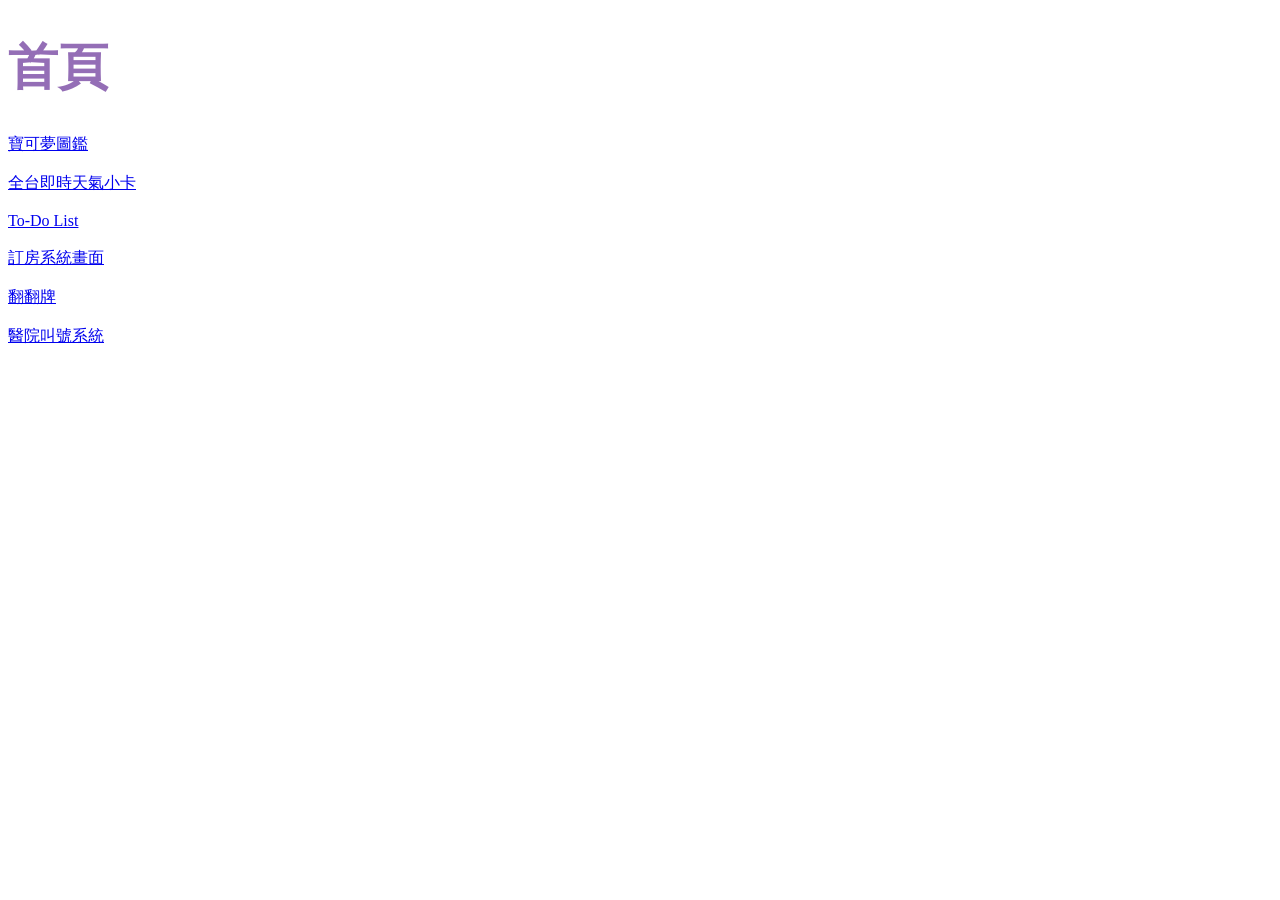
<file: index.html>
<!DOCTYPE html>
<html lang="zh-Hant">

<head>
    <meta charset="UTF-8">
    <title>首頁</title>
</head>

<body>
    <h1 style="font-size:50px;color:rgb(148, 110, 182);">
        首頁
    </h1>
    <a href="寶可夢圖鑑.html">寶可夢圖鑑</a>
    <br><br>
    <a href="全台即時天氣小卡.html">全台即時天氣小卡</a>
    <br><br>
    <a href="To-Do-List.html">To-Do List</a>
    <br><br>
    <a href="訂房系統畫面/訂房系統畫面.html">訂房系統畫面</a>
    <br><br>
    <a href="/翻翻牌/翻翻牌.html">翻翻牌</a>
    <br><br>
    <a href="/醫院叫號系統/醫院叫號系統.html">醫院叫號系統</a>
</body>

</html>
</file>
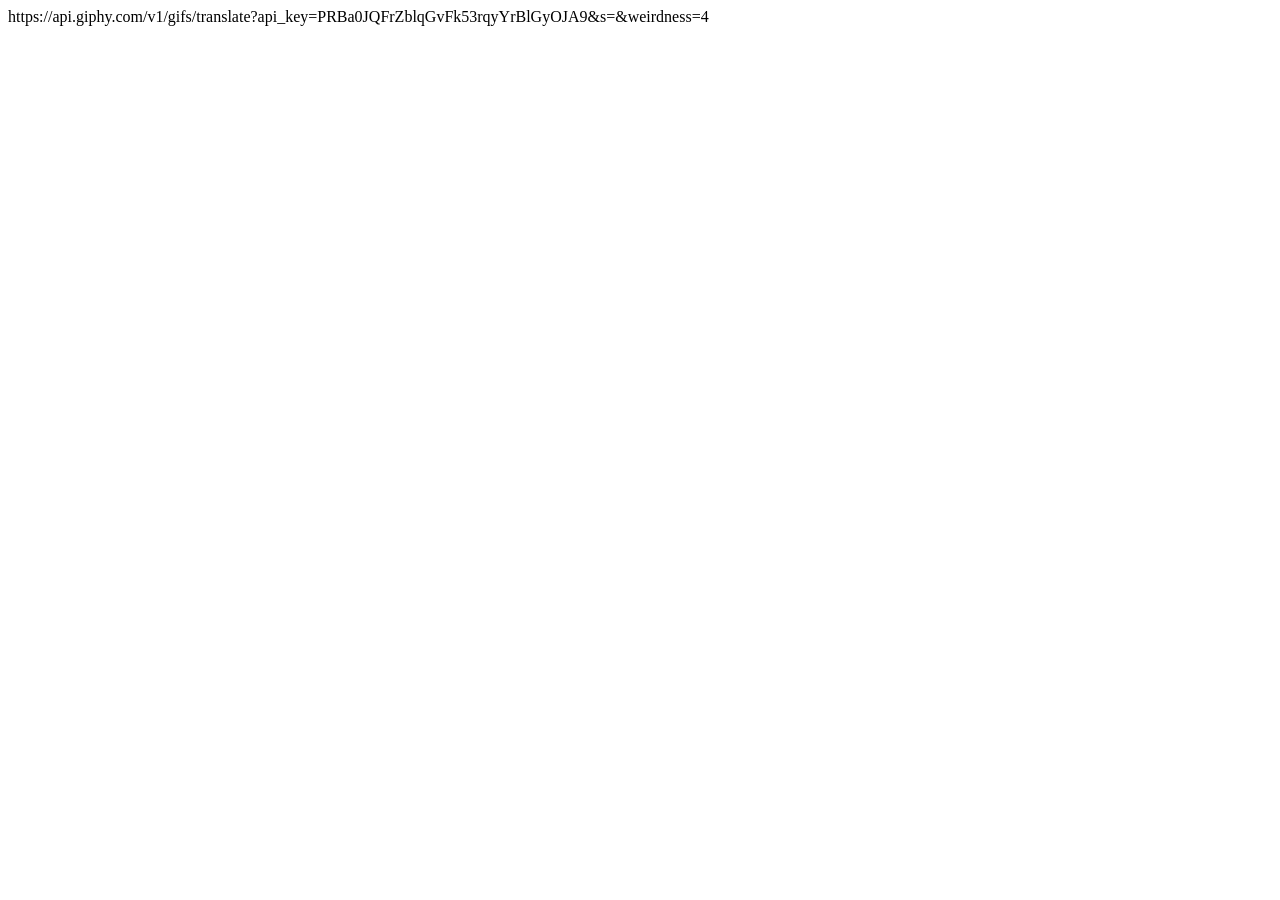
<file: api.html>
<!DOCTYPE html>
<html lang="en">
<head>
    <meta charset="UTF-8">
    <meta name="viewport" content="width=device-width, initial-scale=1.0">
    <title>Document</title>
</head>
https://api.giphy.com/v1/gifs/translate?api_key=PRBa0JQFrZblqGvFk53rqyYrBlGyOJA9&s=&weirdness=4



<body>
    
</body>
</html>
</file>
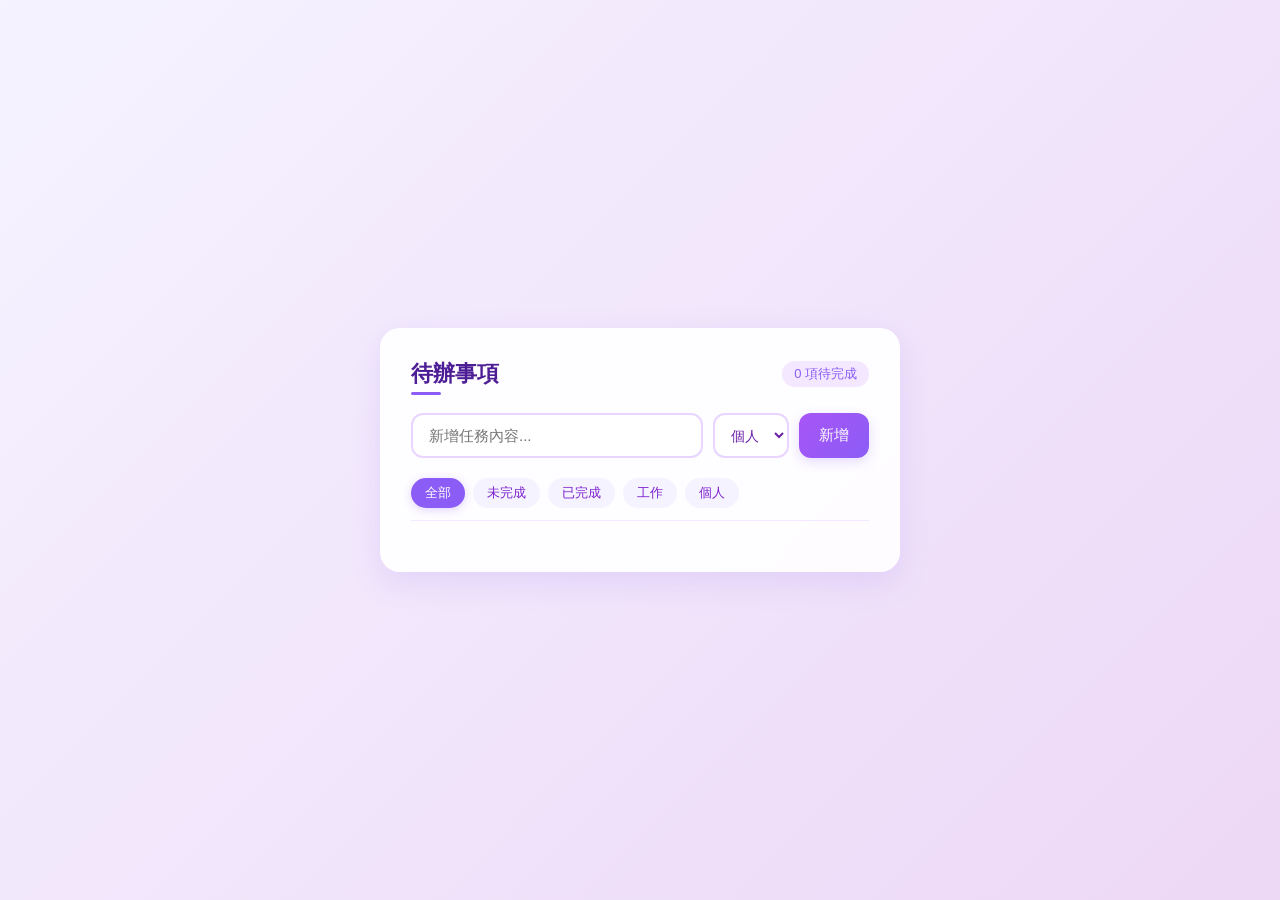
<file: To-Do-List.html>
<!DOCTYPE html>
<html lang="zh-TW">
    <head>
    <meta charset="UTF-8">
    <meta name="viewport" content="width=device-width, initial-scale=1.0">
    <title>99-ToDoList</title>
    <style>
        :root {
            --bg-gradient: linear-gradient(135deg, #f5f3ff 0%, #edd8f6 100%);
            --card-bg: rgba(255, 255, 255, 0.9);
            --primary-color: #8b5cf6;
            --primary-hover: #7c3aed;
            --text-main: #4c1d95;
            --text-muted: #9333ea;
            --tag-work-bg: #e0e7ff;
            --tag-work-text: #4f46e5;
            --tag-personal-bg: #fae8ff;
            --tag-personal-text: #8f4b9a;
        }

        * {
            box-sizing: border-box;
            margin: 0;
            padding: 0;
            font-family: 'PingFang TC', 'Microsoft JhengHei', sans-serif;
        }

        body {
            background: var(--bg-gradient);
            min-height: 100vh;
            display: flex;
            justify-content: center;
            align-items: center;
            padding: 20px;
        }

        .todo-box {
            background: var(--card-bg);
            backdrop-filter: blur(10px);
            width: 100%;
            max-width: 520px;
            padding: 30px;
            border-radius: 20px;
            box-shadow: 0 10px 30px rgba(139, 92, 246, 0.15);
            border: 1px solid rgba(255, 255, 255, 0.6);
        }

        /* 頂部統計區 */
        .todo-header {
            display: flex;
            justify-content: space-between;
            align-items: center;
            margin-bottom: 24px;
        }

        .todo-header h2 {
            font-size: 22px;
            color: var(--text-main);
            font-weight: 600;
            position: relative;
        }

        .todo-header h2::after {
            content: '';
            position: absolute;
            bottom: -6px;
            left: 0;
            width: 30px;
            height: 3px;
            background: var(--primary-color);
            border-radius: 2px;
        }

        .task-counter {
            font-size: 13px;
            background: #f3e8ff;
            color: var(--primary-color);
            padding: 4px 12px;
            border-radius: 20px;
            font-weight: 500;
        }

        /* 輸入區排版 */
        .input-section {
            display: flex;
            gap: 10px;
            margin-bottom: 20px;
        }

        .main-input {
            flex: 1;
            padding: 12px 16px;
            border: 2px solid #e9d5ff;
            border-radius: 12px;
            font-size: 15px;
            outline: none;
            transition: all 0.3s;
        }

        .main-input:focus {
            border-color: var(--primary-color);
            box-shadow: 0 0 0 3px rgba(139, 92, 246, 0.15);
        }

        .category-select {
            padding: 0 12px;
            border: 2px solid #e9d5ff;
            border-radius: 12px;
            background: white;
            color: #6b21a8;
            font-size: 14px;
            outline: none;
            cursor: pointer;
        }

        .add-button {
            padding: 0 20px;
            background: linear-gradient(135deg, #a855f7 0%, #8b5cf6 100%);
            color: white;
            border: none;
            border-radius: 12px;
            font-size: 15px;
            font-weight: 500;
            cursor: pointer;
            transition: all 0.3s;
            box-shadow: 0 4px 12px rgba(139, 92, 246, 0.2);
        }

        .add-button:hover {
            transform: translateY(-1px);
            box-shadow: 0 6px 16px rgba(139, 92, 246, 0.3);
        }

        /* 篩選頁籤區 */
        .filter-bar {
            display: flex;
            flex-wrap: wrap;
            gap: 8px;
            margin-bottom: 20px;
            border-bottom: 1px solid #f3e8ff;
            padding-bottom: 12px;
        }

        .tab {
            background: #f5f3ff;
            color: #7e22ce;
            border: none;
            padding: 6px 14px;
            border-radius: 30px;
            font-size: 13px;
            cursor: pointer;
            transition: all 0.2s;
        }

        .tab:hover {
            background: #eae5ff;
        }

        .tab.active {
            background: var(--primary-color);
            color: white;
            box-shadow: 0 2px 8px rgba(139, 92, 246, 0.25);
        }

        /* 列表項目排版 */
        .list-container {
            list-style: none;
            max-height: 320px;
            overflow-y: auto;
            padding-right: 4px;
        }

        .list-container::-webkit-scrollbar {
            width: 5px;
        }

        .list-container::-webkit-scrollbar-thumb {
            background: #e9d5ff;
            border-radius: 10px;
        }

        .todo-item {
            display: flex;
            align-items: center;
            padding: 14px 12px;
            background: white;
            border-radius: 12px;
            margin-bottom: 10px;
            gap: 12px;
            transition: all 0.3s;
            border: 1px solid #f3e8ff;
        }

        .todo-item:hover {
            transform: translateX(2px);
            box-shadow: 0 4px 12px rgba(0, 0, 0, 0.02);
        }

        .custom-checkbox {
            width: 18px;
            height: 18px;
            border: 2px solid #c084fc;
            border-radius: 50%;
            cursor: pointer;
            appearance: none;
            display: flex;
            align-items: center;
            justify-content: center;
            transition: all 0.2s;
        }

        .custom-checkbox:checked {
            background: var(--primary-color);
            border-color: var(--primary-color);
            position: relative;
        }

        .custom-checkbox:checked::after {
            content: '✓';
            color: white;
            font-size: 11px;
            font-weight: bold;
        }

        .item-text {
            flex: 1;
            font-size: 15px;
            color: #3b0764;
            transition: all 0.2s;
        }

        /* 完成狀態樣式 */
        .todo-item.completed {
            background: rgba(255, 255, 255, 0.5);
        }

        .todo-item.completed .item-text {
            text-decoration: line-through;
            color: #a855f7;
            opacity: 0.6;
        }

        /* 分類標籤樣式 */
        .item-tag {
            padding: 3px 10px;
            border-radius: 20px;
            font-size: 11px;
            font-weight: 600;
        }

        .item-tag.工作 {
            background: var(--tag-work-bg);
            color: var(--tag-work-text);
        }

        .item-tag.個人 {
            background: var(--tag-personal-bg);
            color: var(--tag-personal-text);
        }

        .del-btn {
            background: none;
            border: none;
            color: #ec4899;
            font-size: 13px;
            cursor: pointer;
            opacity: 0;
            transition: opacity 0.2s;
            padding: 2px 6px;
        }

        .todo-item:hover .del-btn {
            opacity: 1;
        }

        .del-btn:hover {
            color: #db2777;
            font-weight: bold;
        }
    </style>
</head>

<body>

    <div class="todo-box">
        <!-- 頂部區 -->
        <div class="todo-header">
            <h2>待辦事項</h2>
            <span class="task-counter" id="taskCount">0 項待完成</span>
        </div>

        <!-- 輸入區 -->
        <div class="input-section">
            <input type="text" id="todoInput" class="main-input" placeholder="新增任務內容...">
            <select id="categorySelect" class="category-select">
                <option value="個人">個人</option>
                <option value="工作">工作</option>
            </select>
            <button id="addBtn" class="add-button">新增</button>
        </div>

        <!-- 篩選分頁頁籤 -->
        <div class="filter-bar" id="filterBar">
            <button class="tab active" data-filter="all">全部</button>
            <button class="tab" data-filter="active">未完成</button>
            <button class="tab" data-filter="completed">已完成</button>
            <button class="tab" data-filter="工作">工作</button>
            <button class="tab" data-filter="個人">個人</button>
        </div>

        <!-- 渲染列表 -->
        <ul id="todoList" class="list-container"></ul>
    </div>

    <!-- JavaScript 區域 -->
    <script>
        // 1. 選取網頁 DOM 元素
        const todoInput = document.getElementById('todoInput');
        const categorySelect = document.getElementById('categorySelect');
        const addBtn = document.getElementById('addBtn');
        const todoList = document.getElementById('todoList');
        const taskCount = document.getElementById('taskCount');
        const filterBar = document.getElementById('filterBar');

        // 2. 資料集初始化
        let todos = JSON.parse(localStorage.getItem('myTodos')) || [];
        let currentFilter = 'all'; 

        // 3. 畫面渲染主核心
        function renderTodos() {
            todoList.innerHTML = '';

            const filteredTodos = todos.filter(todo => {
                if (currentFilter === 'active') return !todo.done;
                if (currentFilter === 'completed') return todo.done;
                if (currentFilter === '工作' || currentFilter === '個人') return todo.category === currentFilter;
                return true;
            });

            filteredTodos.forEach((todo) => {
                const actualIndex = todos.indexOf(todo);

                const li = document.createElement('li');
                li.className = `todo-item ${todo.done ? 'completed' : ''}`;

                li.innerHTML = `
                    <input type="checkbox" ${todo.done ? 'checked' : ''} data-index="${actualIndex}" class="custom-checkbox">
                    <span class="item-text">${todo.text}</span>
                    <span class="item-tag ${todo.category}">${todo.category}</span>
                    <button data-index="${actualIndex}" class="del-btn">刪除</button>
                    `;
                todoList.appendChild(li);
            });

            const activeCount = todos.filter(t => !t.done).length;
            taskCount.textContent = `${activeCount} 項待完成`;

            localStorage.setItem('myTodos', JSON.stringify(todos));
        }

        // 4. 新增任務事件
        function addTodo() {
            const text = todoInput.value.trim();
            const category = categorySelect.value;

            if (!text) {
                alert('寫點什麼吧！');
                return;
            }

            todos.push({ text, category, done: false });
            todoInput.value = ''; 
            renderTodos(); 
        }

        addBtn.addEventListener('click', addTodo);
        todoInput.addEventListener('keypress', (e) => { if (e.key === 'Enter') addTodo(); });

        // 5. 事件代理（此處修正了 index === undefined 的判斷邏輯）
        todoList.addEventListener('click', (e) => {
            const index = e.target.dataset.index;
            if (index === undefined) return; // 改用是否為 undefined 判斷，避免 index 0 被擋掉

            if (e.target.classList.contains('custom-checkbox')) {
                todos[index].done = e.target.checked;
            } else if (e.target.classList.contains('del-btn')) {
                todos.splice(index, 1);
            }
            renderTodos();
        });

        // 6. 分頁頁籤切換監聽
        filterBar.addEventListener('click', (e) => {
            if (!e.target.classList.contains('tab')) return;

            document.querySelectorAll('.tab').forEach(btn => btn.classList.remove('active'));
            e.target.classList.add('active');

            currentFilter = e.target.dataset.filter;
            renderTodos();
        });

        // 頁面初次載入執行
        renderTodos();
    </script>
</body>
</html>
</file>
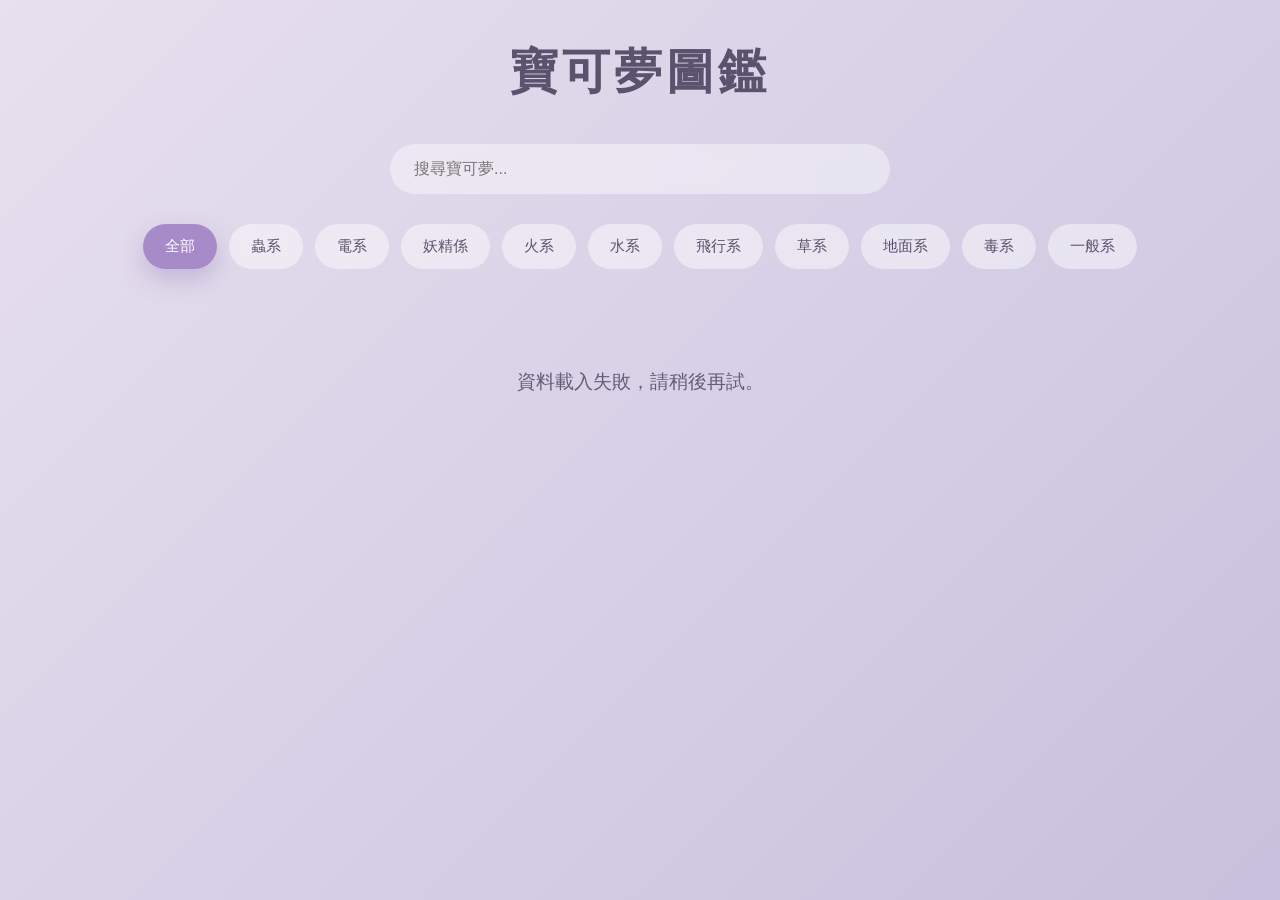
<file: 寶可夢圖鑑.html>
<!DOCTYPE html>
<html lang="en">

<head>
    <meta charset="UTF-8">
    <meta name="viewport" content="width=device-width, initial-scale=1.0">
    <title>寶可夢圖鑑</title>
</head>

<style>
    /* ========================= 全域設定 ========================= */
    * {
        margin: 0;
        padding: 0;
        box-sizing: border-box;
    }

    body {
        min-height: 100vh;
        font-family: "Noto Sans TC", sans-serif;
        background: linear-gradient(135deg, #e8e0ee 0%, #d7d1e7 50%, #c8c0dc 100%);
        color: #4f4a5c;
        padding: 40px 20px;
    }

    /* ========================= 容器 ========================= */
    .container {
        max-width: 1400px;
        margin: auto;
    }

    h1 {
        text-align: center;
        font-size: 3rem;
        font-weight: 700;
        color: #5b526d;
        margin-bottom: 40px;
        letter-spacing: 4px;
    }

    /* ========================= 搜尋列 ========================= */
    .search-box {
        display: flex;
        justify-content: center;
        margin-bottom: 30px;
    }

    .search-box input {
        width: min(500px, 90%);
        border: none;
        padding: 16px 24px;
        border-radius: 999px;
        background: rgba(255, 255, 255, .4);
        backdrop-filter: blur(12px);
        font-size: 1rem;
        color: #544d63;
        outline: none;
    }

    /* ========================= 篩選按鈕 ========================= */
    .filter-container {
        display: flex;
        flex-wrap: wrap;
        justify-content: center;
        gap: 12px;
        margin-bottom: 40px;
    }

    .type-badge {
        padding: 6px 12px;
        border-radius: 999px;
        color: white;
        font-size: 14px;
        font-weight: 600;

        display: inline-block;
    }

    .btn {
        border: none;
        padding: 12px 22px;
        border-radius: 999px;
        cursor: pointer;
        background: rgba(255, 255, 255, 0.45);
        backdrop-filter: blur(10px);
        color: #5b526d;
        font-size: 0.95rem;
        font-weight: 500;
        transition: 0.3s;
    }

    .btn:hover {
        transform: translateY(-3px);
        background: rgba(255, 255, 255, 0.7);
    }

    .btn.active {
        background: #a78bc9;
        color: white;
        box-shadow: 0 10px 25px rgba(123, 98, 170, 0.3);
    }

    /* ========================= 卡片區 ========================= */
    .cards-grid {
        display: grid;
        grid-template-columns: repeat(auto-fill, minmax(240px, 1fr));
        gap: 24px;
    }

    /* ========================= 寶可夢卡片 ========================= */
    .pokemon-card {
        background: rgba(255, 255, 255, 0.35);
        backdrop-filter: blur(16px);
        border: 1px solid rgba(255, 255, 255, 0.4);
        border-radius: 28px;
        padding: 24px;
        text-align: center;
        transition: 0.35s ease;
        box-shadow: 0 12px 30px rgba(108, 93, 130, 0.12);
    }

    .pokemon-card:hover {
        transform: translateY(-8px) scale(1.02);
        box-shadow: 0 18px 40px rgba(108, 93, 130, 0.22);
    }

    /* ========================= 編號 ========================= */
    .pokemon-id {
        color: #9085a4;
        font-size: 0.9rem;
        margin-bottom: 12px;
    }

    /* ========================= 圖片 ========================= */
    .pokemon-image {
        width: 140px;
        height: 140px;
        object-fit: contain;
        margin-bottom: 16px;
        transition: .35s;
    }

    .pokemon-card:hover .pokemon-image {
        transform: scale(1.08);
    }

    /* ========================= 名稱 ========================= */
    .pokemon-name {
        font-size: 1.35rem;
        color: #544d63;
        margin-bottom: 12px;
    }



    /* ========================= Loading ========================= */
    .loading {
        grid-column: 1 / -1;
        text-align: center;
        font-size: 1.2rem;
        color: #665b78;
        padding: 60px 0;
    }
</style>

<body>
    <div class="container">
        <h1>寶可夢圖鑑</h1>
        <div class="search-box">
            <input type="text" id="search-input" placeholder="搜尋寶可夢...">
        </div>
        <!-- 寶可夢能力篩選按鈕 -->
        <div class="filter-container">
            <button class="btn active" data-type="all">全部</button>
            <button class="btn" data-type="bug">蟲系</button>
            <button class="btn" data-type="electric">電系</button>
            <button class="btn" data-type="fairy">妖精係</button>
            <button class="btn" data-type="fire">火系</button>
            <button class="btn" data-type="water">水系</button>
            <button class="btn" data-type="flying">飛行系</button>
            <button class="btn" data-type="grass">草系</button>
            <button class="btn" data-type="ground">地面系</button>
            <button class="btn" data-type="poison">毒系</button>
            <button class="btn" data-type="normal">一般系</button>
        </div>

        <!-- 寶可夢卡片容器 -->
        <div id="pokemon-cards" class="cards-grid">
            <div class="loading">資料載入中...</div>
        </div>
    </div>


    <script>
        // 1.串接 API , 定義 API 相關變數
        const getPokemonUrl = (id) =>
            `https://pokeapi.co/api/v2/pokemon/${id}`;

        // 2. 串接 API 取得資料
        let allPokemonData = [];

        const typeMap = {
            normal: '一般',
            fire: '火',
            water: '水',
            electric: '電',
            grass: '草',
            ice: '冰',
            fighting: '格鬥',
            poison: '毒',
            ground: '地面',
            flying: '飛行',
            psychic: '超能力',
            bug: '蟲',
            rock: '岩石',
            ghost: '幽靈',
            dragon: '龍',
            fairy: '妖精'
        };

        const typeColor = {
            fire: '#f28482',
            water: '#84a8f2',
            grass: '#90be6d',
            electric: '#f6bd60',
            poison: '#b388eb',
            flying: '#8ecae6',
            bug: '#95d5b2',
            ground: '#d4a373',
            normal: '#adb5bd',
            fairy: '#ffafcc'
        };

        // 宣告：async(非同步) 取資料庫、呼叫 API、讀取檔案
        async function pokemonData() {
            //try { ... }（嘗試執行）
            try {
                // 宣告陣列，存放這 151 隻非同步請求的號碼牌 (Promise)
                const pokemonPromises = [];

                // 一次抓取前 151 隻（第一世代）
                for (let i = 1; i <= 151; i++) {
                    // 將每隻寶可夢的兩組 fetch 綁在一起執行
                    const promise = (async () => {
                        const resBase = await fetch(
                            getPokemonUrl(i)
                        );

                        console.log(resBase.status);

                        // 轉換為 JSON 格式
                        const baseData = await resBase.json();

                        // 3. 直接撈取原本設定好的 4 個內容
                        const id = baseData.id;
                        const image =
                            baseData.sprites.other?.['official-artwork']?.front_default ||
                            baseData.sprites.front_default;

                        // 將 types 存成「陣列」，在渲染時再 join 成字串
                        const typesArray =
                            baseData.types.map(item => item.type.name);

                        const name =
                            baseData.name.charAt(0).toUpperCase() +
                            baseData.name.slice(1);

                        // 4. 打包圖鑑卡片格式
                        return {
                            id: id,
                            name: name,
                            image: image,
                            types: typesArray // 存成陣列，例如：['grass', 'poison']
                        };
                        //在 async () => { ... } 的結尾加上 () 讓它立即執行（立即呼叫函式表達式）
                    })();

                    pokemonPromises.push(promise);
                }

                // 使用 Promise.all 讓 151 隻寶可夢同時開工抓取
                allPokemonData = await Promise.all(pokemonPromises);

                // 5. 首次載入：直接渲染全部寶可夢
                renderpokemonCards(allPokemonData);

                // 6. 資料全載入完畢後，啟動按鈕篩選監聽器
                setupFilterButtons();

            } catch (error) {
                console.error("連線或解析錯誤:", error);
                document.getElementById('pokemon-cards').innerHTML = '<div class="loading">資料載入失敗，請稍後再試。</div>';
            }
        };

        // 5-1. 實作渲染畫面的函式（對應您原本的邏輯）
        function renderpokemonCards(pokemon) {
            console.log(
                pokemon.find(item => !item.types)
            );
            const container = document.getElementById('pokemon-cards');

            // 用樣版字串 (Template Literals) 動態產生 HTML 結構
            container.innerHTML = pokemon.map(pokemon => `
                <div class="pokemon-card">
                    <div class="pokemon-id">
                        #${String(pokemon.id).padStart(3, '0')}
                        </div>
                    <img 
                    class="pokemon-image" 
                    src="${pokemon.image}" 
                    alt="${pokemon.name}"
                    >
                    <h2 class="pokemon-name">
                        ${pokemon.name}
                    </h2>
                    <div class="pokemon-types">
                        ${(pokemon.types || [])
                    .map(type => `
                                <span
                                    class="type-badge"
                                    style="background:${typeColor[type]}"
                                >
                                    ${typeMap[type]}
                                </span>
                            `)
                    .join('')
                }
                    </div>
                </div>
            `).join('');
        }

        function setupFilterButtons() {

            const buttons =
                document.querySelectorAll('.btn');

            buttons.forEach(button => {

                button.addEventListener('click', () => {

                    // 切換 active
                    buttons.forEach(btn =>
                        btn.classList.remove('active')
                    );

                    button.classList.add('active');

                    const type =
                        button.dataset.type;

                    // 全部
                    if (type === 'all') {

                        renderpokemonCards(
                            allPokemonData
                        );

                        return;
                    }

                    // 篩選屬性
                    const filteredPokemon =
                        allPokemonData.filter(
                            pokemon =>
                                pokemon.types.includes(type)
                        );

                    renderpokemonCards(
                        filteredPokemon
                    );

                });

            });

        }

        // ================= 1. 新增：搜尋功能監聽器 =================
        function setupSearchInput() {
            const searchInput = document.getElementById('search-input');

            searchInput.addEventListener('input', (e) => {
                // 取得使用者輸入的字串，並轉小寫、去前後空格
                const keyword = e.target.value.toLowerCase().trim();

                // 根據名字篩選寶可夢
                const filteredPokemon = allPokemonData.filter(pokemon =>
                    pokemon.name.toLowerCase().includes(keyword)
                );

                // 重新渲染畫面
                renderpokemonCards(filteredPokemon);

                // 【優化體驗】當使用者在搜尋時，自動把屬性按鈕重設回「全部」的亮起狀態
                const buttons = document.querySelectorAll('.btn');
                buttons.forEach(btn => btn.classList.remove('active'));
                document.querySelector('.btn[data-type="all"]').classList.add('active');
            });
        }

        // ================= 2. 修改：改用 init 函式統一管理啟動流程 =================
        //Initialization（初始化）->總開關＆啟動鍵
        async function init() {
            await pokemonData();
            //抓資料 + 存進陣列 + 首次渲染全部
            setupFilterButtons();
            //綁定屬性按鈕監聽器
            setupSearchInput();
            //綁定搜尋輸入框監聽器
        }

        // 真正啟動程式（呼叫函式去抓資料）
        init();

        //------
        //先抓資料
        // ↓
        // 存進陣列
        // ↓
        // 渲染畫面
        // ↓
        // 綁定按鈕
        // ↓
        // 等待使用者點擊
        // ↓
        // 重新渲染畫面
    </script>
</body>

</html>
</file>
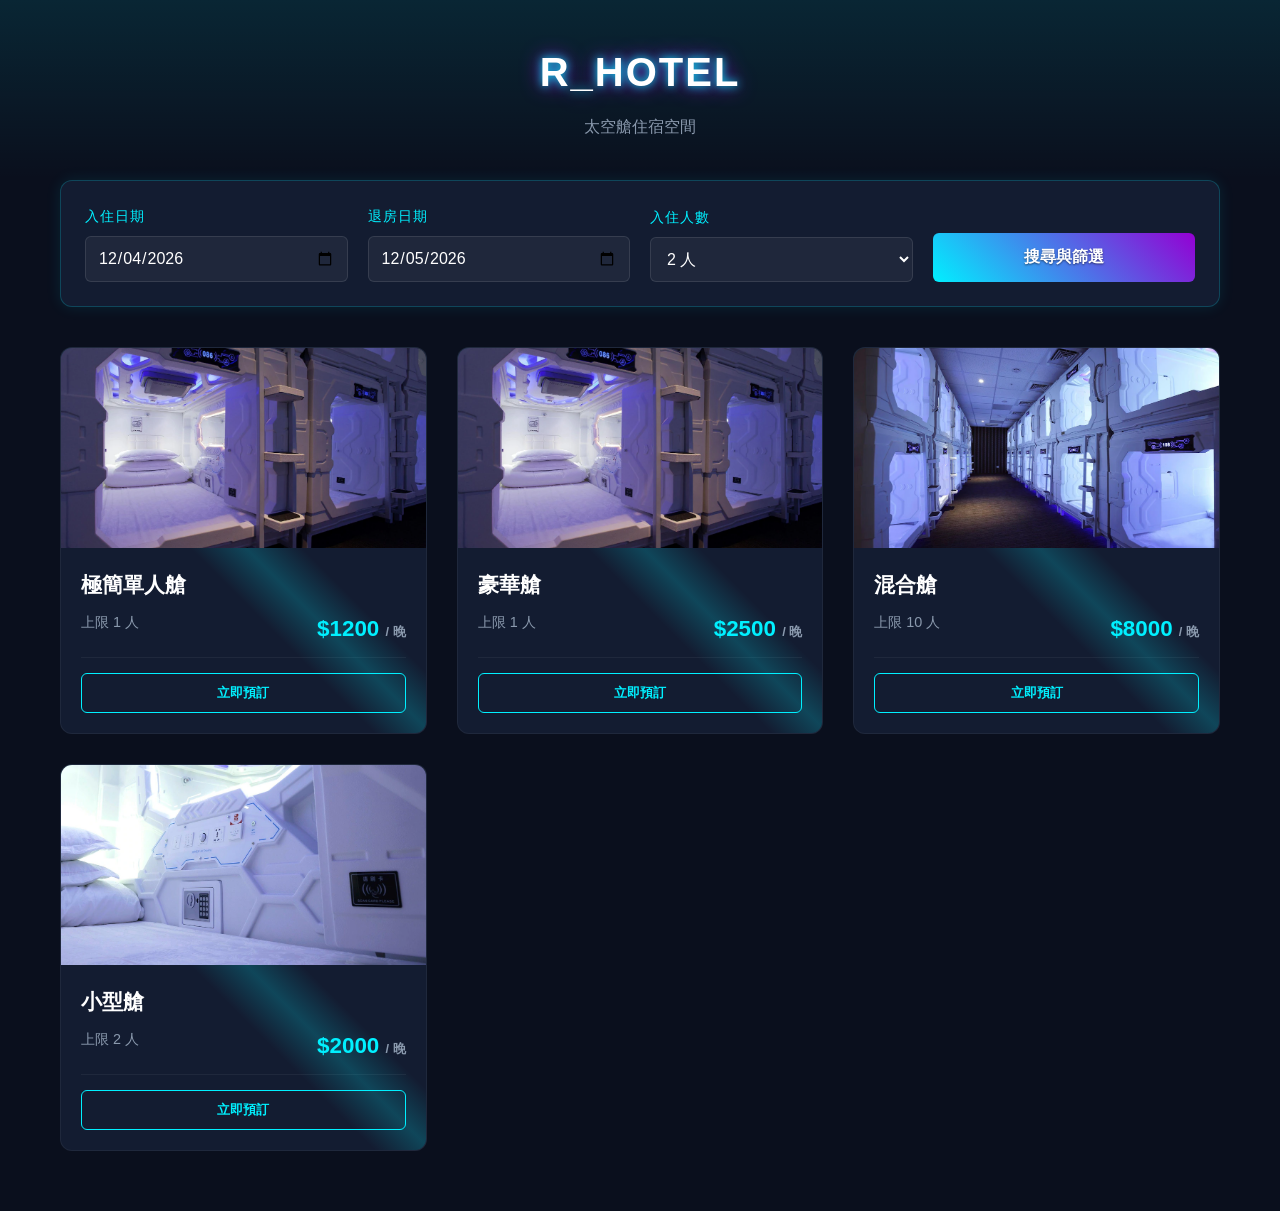
<file: 訂房系統畫面/訂房系統畫面.html>
<!DOCTYPE html>
<html lang="en">

<head>
    <meta charset="UTF-8">
    <meta name="viewport" content="width=device-width, initial-scale=1.0">
    <title>訂房系統畫面</title>
    <link rel="stylesheet" href="訂房系統畫面.css">

</head>

<body>
    <!-- ====================================== -->
    <!--               HTML區域                  -->
    <!-- ====================================== -->
    <header>
        <h1>R_HOTEL</h1>
        <p>太空艙住宿空間</p>
    </header>

    <main class="container">
        <!-- 1. 搜尋與動態篩選功能區塊 -->
        <section class="search-section">
            <form class="search-form" id="searchForm" onsubmit="event.preventDefault();">
                <div class="form-group">
                    <label for="checkIn">入住日期</label>
                    <input type="date" id="checkIn" required>
                </div>
                <div class="form-group">
                    <label for="checkOut">退房日期</label>
                    <input type="date" id="checkOut" required>
                </div>
                <div class="form-group">
                    <label for="guests">入住人數</label>
                    <select id="guests">
                        <option value="1">1 人</option>
                        <option value="2" selected>2 人</option>
                        <option value="3">3 人</option>
                        <option value="4">4 人</option>
                    </select>
                </div>
                <button type="button" class="btn-search" onclick="handleSearch()">搜尋與篩選</button>
            </form>
        </section>

        <!-- 1. 房型探索列表 -->
        <section class="room-grid" id="roomGrid">
            <!-- 房型資料將透過 JavaScript 動態渲染 -->
        </section>
    </main>

    <!-- 2. 訂單詳情與試算彈出視窗 -->
    <div class="modal-overlay" id="bookingModal">
        <div class="modal-content">
            <div class="modal-header">預定明細確認</div>
            <div id="modalReceiptBody">
                <!-- 試算明細動態生成 -->
            </div>
            <div class="modal-actions">
                <button class="btn-cancel" onclick="closeModal()">取消</button>
                <button class="btn-confirm" onclick="confirmBooking()">確認預定</button>
            </div>
        </div>
    </div>

    <!-- 成功提示彈出訊息 -->
    <div class="alert-toast" id="successToast">系統提示：預定成功！已為您保留艙房。</div>
    <!-- ====================================== -->
    <!--                 js區域                  -->
    <!-- ====================================== -->
    <script>
        // 模擬房型資料庫
        const roomsData = [
            { id: 1, name: "極簡單人艙", price: 1200, maxGuests: 1, image: "img/hotel-1.webp" },
            { id: 2, name: "豪華艙", price: 2500, maxGuests: 1, image: "img/hotel-deluxe.webp" },
            { id: 3, name: "混合艙", price: 8000, maxGuests: 10, image: "img/hotel-mix.webp" },
            { id: 4, name: "小型艙", price: 2000, maxGuests: 2, image: "img/hotel-small.webp" }
        ];

        let selectedRoom = null;
        let bookingDays = 1;

        // 初始化：設定預設日期防呆 (入住選今天，退房選明天)
        window.onload = function () {
            const today = new Date();
            const tomorrow = new Date(today);
            tomorrow.setDate(tomorrow.getDate() + 1);

            document.getElementById('checkIn').value = today.toISOString().split('T')[0];
            document.getElementById('checkOut').value = tomorrow.toISOString().split('T')[0];

            // 首次加載渲染全部房型
            renderRooms(roomsData);
        };

        // 1. 房型渲染函式
        function renderRooms(rooms) {
            const roomGrid = document.getElementById('roomGrid');
            roomGrid.innerHTML = '';

            if (rooms.length === 0) {
                roomGrid.innerHTML = `<div style="grid-column: 1/-1; text-align: center; color: var(--text-muted); padding: 40px;">沒有符合人數要求的艙房。</div>`;
                return;
            }

            rooms.forEach(room => {
                const card = document.createElement('div');
                card.className = 'room-card';
                card.innerHTML = `
                    <!-- 這裡改用 img 標籤引入圖片網址 -->
                    <div class="room-image">
                        <img src="${room.image}" alt="${room.name}">
                    </div>
                    <div class="room-info">
                        <div class="room-title">${room.name}</div>
                        <div class="room-meta">
                            <span>上限 ${room.maxGuests} 人</span>
                            <span class="room-price">$${room.price} <span>/ 晚</span></span>
                        </div>
                        <button class="btn-book" onclick="openBooking(${room.id})">立即預訂</button>
                    </div>
                `;
                roomGrid.appendChild(card);
            });
        }

        // 1 & 3. 搜尋、即時篩選與必填/日期防呆機制
        function handleSearch() {
            const checkInInput = document.getElementById('checkIn').value;
            const checkOutInput = document.getElementById('checkOut').value;
            const guestsCount = parseInt(document.getElementById('guests').value);

            // 3. 必填欄位防呆
            if (!checkInInput || !checkOutInput) {
                alert("請務必選擇入住與退房日期！");
                return;
            }

            const checkInDate = new Date(checkInInput);
            const checkOutDate = new Date(checkOutInput);

            // 3. 日期邏輯防呆
            if (checkOutDate <= checkInDate) {
                alert("錯誤：退房日期必須晚於入住日期！");
                return;
            }

            // 1. 即時動態過濾符合人數的房型
            const filteredRooms = roomsData.filter(room => room.maxGuests >= guestsCount);
            renderRooms(filteredRooms);
        }

        // 2. 啟動預定流程、動態試算明細
        function openBooking(roomId) {
            const checkInInput = document.getElementById('checkIn').value;
            const checkOutInput = document.getElementById('checkOut').value;

            // 再次確保預訂時已有日期且邏輯正確
            if (!checkInInput || !checkOutInput) {
                alert("請先選擇入住與退房日期再進行預訂。");
                return;
            }
            const checkInDate = new Date(checkInInput);
            const checkOutDate = new Date(checkOutInput);

            if (checkOutDate <= checkInDate) {
                alert("退房日期必須晚於入住日期，請重新檢查上方搜尋欄位。");
                return;
            }

            // 計算住宿天數
            const timeDiff = checkOutDate.getTime() - checkInDate.getTime();
            bookingDays = Math.ceil(timeDiff / (1000 * 3600 * 24));

            // 找到點擊的房型資料
            selectedRoom = roomsData.find(r => r.id === roomId);

            // 2. 自動試算：總價 = 天數 * 每晚價格
            const totalCost = bookingDays * selectedRoom.price;

            // 2. 渲染明細到 Modal 中
            const receiptBody = document.getElementById('modalReceiptBody');
            receiptBody.innerHTML = `
                <div class="receipt-line"><span class="label">預定房型</span><span>${selectedRoom.name}</span></div>
                <div class="receipt-line"><span class="label">入住日期</span><span>${checkInInput}</span></div>
                <div class="receipt-line"><span class="label">退房日期</span><span>${checkOutInput}</span></div>
                <div class="receipt-line"><span class="label">計費天數</span><span>${bookingDays} 晚</span></div>
                <div class="receipt-line"><span class="label">每晚房價</span><span>$${selectedRoom.price}</span></div>
                <div class="receipt-total"><span class="label">總計金額</span><span>$${totalCost}</span></div>
            `;

            // 開啟 Modal
            document.getElementById('bookingModal').classList.add('active');
        }

        function closeModal() {
            document.getElementById('bookingModal').classList.remove('active');
        }

        // 2. 狀態反饋：確認預定彈出成功訊息
        function confirmBooking() {
            closeModal();
            const toast = document.getElementById('successToast');

            // 彈出 Toast 訊息
            toast.classList.add('active');

            // 3秒後自動消失
            setTimeout(() => {
                toast.classList.remove('active');
            }, 3000);
        }

        //  1. 首頁：房型探索與搜尋
        //  - 房型列表：展示名稱、圖是、價格與人數上限
        //  - 搜尋功能：支援入住/退房日期與人數選擇
        //  - 即時篩選：動態過濾符合入住人數的房型
        //  - 預定入口：點擊『立即預訂』啟動流程

        // 2. 訂單詳情與試算
        //  - 明細顯示：房型、日期、天數與總價彙整
        //  - 自動試算：總價=住宿天數x每晚房價
        //  - 狀態反饋：確認預定後彈出成功訊息提示

        // 3. 欄位防呆機制
        //  - 日期邏輯：退房日期需晚於入住，防止衝突
        //  - 必填欄位：搜尋前需選日期，避免空值錯誤
    </script>
</body>




</html>
</file>
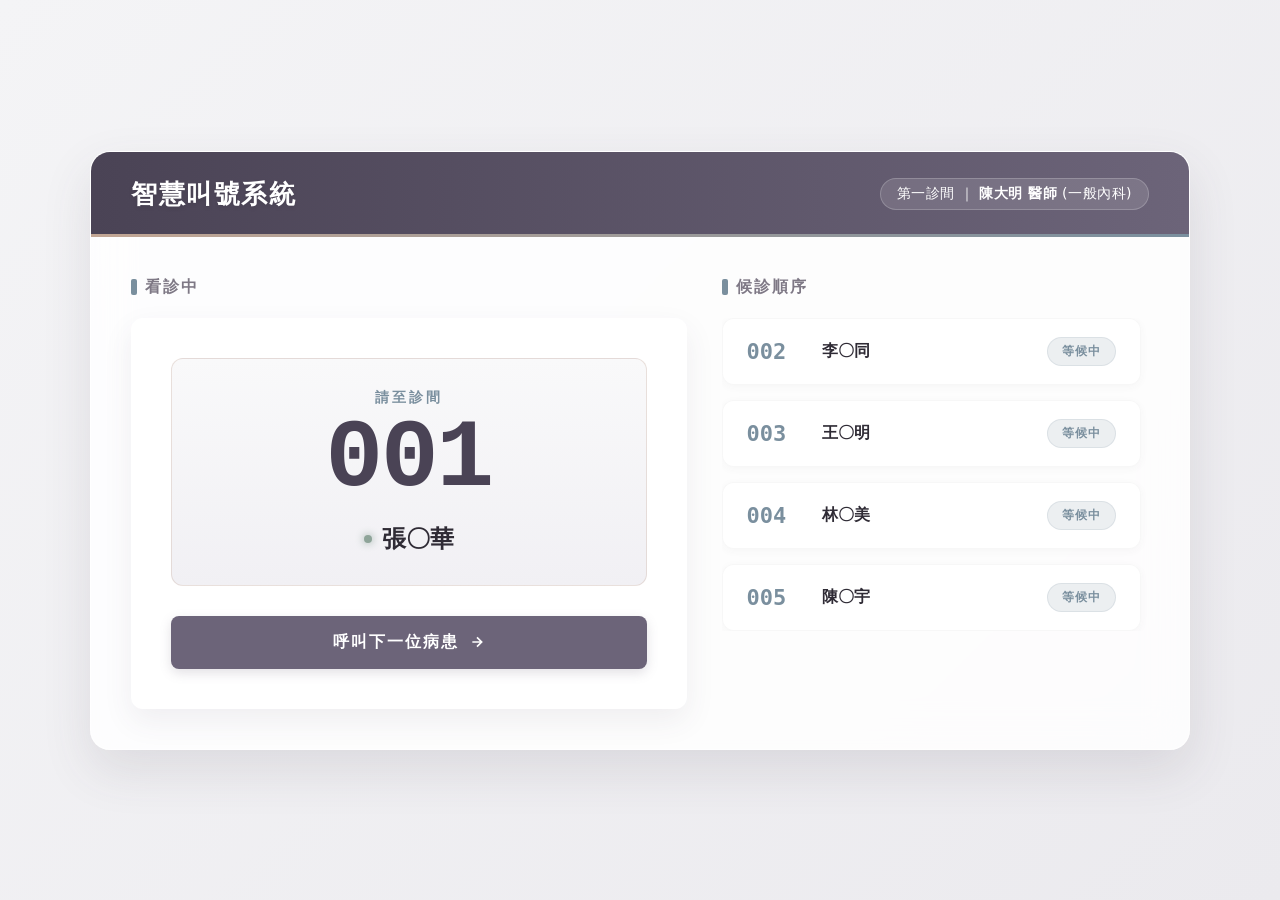
<file: 醫院叫號系統/醫院叫號系統.html>
<!DOCTYPE html>
<html lang="zh-TW">
<head>
    <meta charset="UTF-8">
    <meta name="viewport" content="width=device-width, initial-scale=1.0">
    <title>智慧醫療門診叫號系統</title>
    <link rel="stylesheet" href="醫院叫號系統.css">  
</head>
<body>

<div class="system-wrapper">
    <header>
        <div>
            <h1>智慧叫號系統</h1>
        </div>
        <div class="clinic-badge">
            第一診間 ｜ <strong>陳大明 醫師</strong> (一般內科)
        </div>
    </header>

    <!-- 主要功能版面 -->
    <div class="main-layout">
        <!-- 左側：當前呼叫焦點區 -->
        <div>
            <div class="column-title">看診中</div>
            <div class="display-card">
                <div class="number-box" id="num-box">
                    <div class="num-label">請至診間</div>
                    <div class="main-num" id="current-id">001</div>
                    <div class="patient-name-tag">
                        <span class="status-dot"></span>
                        <span id="current-name">張〇華</span>
                    </div>
                </div>
                <button class="action-btn" onclick="nextPatientClick()">
                    <span>呼叫下一位病患</span>
                    <svg width="16" height="16" viewBox="0 0 24 24" fill="none" stroke="currentColor" stroke-width="2.5"><path d="M5 12h14M12 5l7 7-7 7"/></svg>
                </button>
            </div>
        </div>

        <!-- 右側候診名單 -->
        <div class="queue-container">
            <div class="column-title">候診順序</div>
            <ul class="queue-list" id="queue-list">
                <!-- 由 JavaScript 渲染 -->
            </ul>
        </div>

    </div>
</div>

<script>
    // 預設 5 位病患資料
    let current = { id: "001", name: "張〇華" };
    let queue = [
        { id: "002", name: "李〇同" },
        { id: "003", name: "王〇明" },
        { id: "004", name: "林〇美" },
        { id: "005", name: "陳〇宇" }
    ];

    function init() {
        updateDisplay();
        renderQueue();
    }

    // 渲染右側候診列表
    function renderQueue() {
        const list = document.getElementById("queue-list");
        list.innerHTML = "";

        if (queue.length === 0) {
            list.innerHTML = `<li style="text-align:center; padding:40px; color:var(--text-muted); font-size:14px; letter-spacing:1px;">候診名單已清空</li>`;
            return;
        }

        queue.forEach(p => {
            const li = document.createElement("li");
            li.className = "queue-item";
            li.innerHTML = `
                <div class="p-meta">
                    <span class="p-id">${p.id}</span>
                    <span class="p-name">${p.name}</span>
                </div>
                <span class="badge-waiting">等候中</span>
            `;
            list.appendChild(li);
        });
    }

    // 更新看診中欄位
    function updateDisplay() {
        document.getElementById("current-id").innerText = current.id;
        document.getElementById("current-name").innerText = current.name;
    }

    // 按鈕點擊事件
    function nextPatientClick() {
        if (queue.length === 0) {
            alert("目前沒有登記等候的病患。");
            return;
        }

        // 取出下一個
        current = queue.shift();
        
        // 更新並觸發叫號特效
        updateDisplay();
        renderQueue();
        playEffects();
    }

    // 質感視覺與語音特效
    function playEffects() {
        const box = document.getElementById("num-box");
        box.classList.add("calling");

        // 3秒後移除呼吸動畫
        setTimeout(() => {
            box.classList.remove("calling");
        }, 3600);

        // 內建 Web Speech API 高清國語語音播報
        if ('speechSynthesis' in window) {
            window.speechSynthesis.cancel();
            const text = `請 ${current.id} 號 ${current.name} 到第一診間看診。`;
            const voiceMessage = new SpeechSynthesisUtterance(text);
            voiceMessage.lang = 'zh-TW';
            voiceMessage.rate = 0.85; // 稍慢、優雅的語速
            voiceMessage.pitch = 1.0;
            window.speechSynthesis.speak(voiceMessage);
        }
    }

    window.onload = init;
</script>

</body>
</file>
<file: 訂房系統畫面/訂房系統畫面.css>
/* --- 現代科技風 CSS 變數與重設 --- */
:root {
    --bg-dark: #0a0f1d;
    --bg-card: #131c31;
    --neon-blue: #00f0ff;
    --neon-purple: #9400d3;
    --text-main: #e2e8f0;
    --text-muted: #8a99ad;
    --border-glow: rgba(0, 240, 255, 0.2);
}

* {
    box-sizing: border-box;
    margin: 0;
    padding: 0;
    font-family: 'Segoe UI', Roboto, Helvetica, Arial, sans-serif;
}

body {
    background-color: var(--bg-dark);
    color: var(--text-main);
    line-height: 1.6;
    padding-bottom: 60px;
}

/* --- 頁首標題 --- */
header {
    text-align: center;
    padding: 40px 20px;
    background: linear-gradient(180deg, rgba(0, 240, 255, 0.1) 0%, rgba(10, 15, 29, 0) 100%);
}

header h1 {
    font-size: 2.5rem;
    font-weight: 800;
    letter-spacing: 2px;
    color: #fff;
    text-shadow: 0 0 10px var(--neon-blue), 0 0 20px var(--neon-purple);
}

header p {
    color: var(--text-muted);
    margin-top: 10px;
}

.container {
    max-width: 1200px;
    margin: 0 auto;
    padding: 0 20px;
}

/* --- 搜尋與篩選區塊 --- */
.search-section {
    background: var(--bg-card);
    border: 1px solid var(--border-glow);
    box-shadow: 0 0 15px rgba(0, 240, 255, 0.1);
    border-radius: 12px;
    padding: 24px;
    margin-bottom: 40px;
}

.search-form {
    display: grid;
    grid-template-columns: repeat(auto-fit, minmax(200px, 1fr));
    gap: 20px;
    align-items: flex-end;
}

.form-group {
    display: flex;
    flex-direction: column;
    gap: 8px;
}

.form-group label {
    font-size: 0.9rem;
    color: var(--neon-blue);
    text-transform: uppercase;
    letter-spacing: 1px;
}

.form-group input,
.form-group select {
    background: rgba(255, 255, 255, 0.05);
    border: 1px solid rgba(255, 255, 255, 0.1);
    border-radius: 6px;
    padding: 12px;
    color: #fff;
    font-size: 1rem;
    transition: all 0.3s ease;
}

.form-group input:focus,
.form-group select:focus {
    outline: none;
    border-color: var(--neon-blue);
    box-shadow: 0 0 8px rgba(0, 240, 255, 0.5);
}

.btn-search {
    background: linear-gradient(45deg, var(--neon-blue), var(--neon-purple));
    color: #fff;
    border: none;
    border-radius: 6px;
    padding: 14px;
    font-size: 1rem;
    font-weight: bold;
    cursor: pointer;
    transition: transform 0.2s, box-shadow 0.2s;
    text-shadow: 0 1px 2px rgba(0, 0, 0, 0.5);
}

.btn-search:hover {
    transform: translateY(-2px);
    box-shadow: 0 0 15px rgba(0, 240, 255, 0.6);
}

/* --- 房型列表區塊 --- */
.room-grid {
    display: grid;
    grid-template-columns: repeat(auto-fill, minmax(300px, 1fr));
    gap: 30px;
}

.room-card {
    background: var(--bg-card);
    border: 1px solid rgba(255, 255, 255, 0.05);
    border-radius: 12px;
    overflow: hidden;
    transition: all 0.3s ease;
    position: relative;
}

.room-card:hover {
    transform: translateY(-5px);
    border-color: var(--neon-blue);
    box-shadow: 0 5px 20px rgba(0, 240, 255, 0.15);
}

.room-image {
    width: 100%;
    height: 200px;
    overflow: hidden;
}

.room-image img {
    width: 100%;
    height: 100%;
    object-fit: cover; 
    
    /* --- 新增以下兩行，將圖片拉到最上層 --- */
    position: relative;
    z-index: 1;
}

.room-image::before {
    content: '';
    position: absolute;
    width: 150%;
    height: 150%;
    background: linear-gradient(45deg, transparent 45%, var(--border-glow) 50%, transparent 55%);
    animation: scan 6s linear infinite;
}

@keyframes scan {
    0% {
        transform: translate(-50%, -50%) rotate(0deg);
    }

    100% {
        transform: translate(-50%, -50%) rotate(360deg);
    }
}

.room-image span {
    font-size: 3rem;
    z-index: 1;
}

.room-info {
    padding: 20px;
}

.room-title {
    font-size: 1.3rem;
    font-weight: 700;
    margin-bottom: 10px;
    color: #fff;
}

.room-meta {
    display: flex;
    justify-content: space-between;
    color: var(--text-muted);
    font-size: 0.9rem;
    margin-bottom: 15px;
    border-bottom: 1px solid rgba(255, 255, 255, 0.05);
    padding-bottom: 10px;
}

.room-price {
    font-size: 1.4rem;
    color: var(--neon-blue);
    font-weight: bold;
}

.room-price span {
    font-size: 0.8rem;
    color: var(--text-muted);
}

.btn-book {
    width: 100%;
    background: transparent;
    border: 1px solid var(--neon-blue);
    color: var(--neon-blue);
    padding: 10px;
    border-radius: 6px;
    font-weight: 600;
    cursor: pointer;
    transition: all 0.3s;
}

.btn-book:hover {
    background: var(--neon-blue);
    color: var(--bg-dark);
    box-shadow: 0 0 10px var(--neon-blue);
}

/* --- 彈出視窗 (Modal) 訂單詳情與試算 --- */
.modal-overlay {
    position: fixed;
    top: 0;
    left: 0;
    width: 100%;
    height: 100%;
    background: rgba(10, 15, 29, 0.8);
    backdrop-filter: blur(8px);
    display: flex;
    align-items: center;
    justify-content: center;
    z-index: 1000;
    opacity: 0;
    pointer-events: none;
    transition: opacity 0.3s ease;
}

.modal-overlay.active {
    opacity: 1;
    pointer-events: auto;
}

.modal-content {
    background: var(--bg-card);
    border: 1px solid var(--neon-purple);
    box-shadow: 0 0 25px rgba(148, 0, 211, 0.3);
    border-radius: 16px;
    width: 90%;
    max-width: 500px;
    padding: 30px;
    position: relative;
    transform: scale(0.9);
    transition: transform 0.3s ease;
}

.modal-overlay.active .modal-content {
    transform: scale(1);
}

.modal-header {
    font-size: 1.5rem;
    font-weight: bold;
    color: #fff;
    margin-bottom: 20px;
    text-shadow: 0 0 10px var(--neon-purple);
    border-bottom: 1px solid rgba(255, 255, 255, 0.1);
    padding-bottom: 10px;
}

.receipt-line {
    display: flex;
    justify-content: space-between;
    margin-bottom: 12px;
    font-size: 1rem;
}

.receipt-line .label {
    color: var(--text-muted);
}

.receipt-total {
    display: flex;
    justify-content: space-between;
    margin-top: 20px;
    padding-top: 15px;
    border-top: 1px dashed rgba(255, 255, 255, 0.2);
    font-size: 1.4rem;
    font-weight: bold;
    color: var(--neon-blue);
}

.modal-actions {
    display: flex;
    gap: 15px;
    margin-top: 30px;
}

.btn-confirm {
    flex: 1;
    background: linear-gradient(45deg, #00f0ff, #9400d3);
    border: none;
    color: white;
    padding: 12px;
    border-radius: 6px;
    font-weight: bold;
    cursor: pointer;
}

.btn-cancel {
    flex: 1;
    background: rgba(255, 255, 255, 0.05);
    border: 1px solid rgba(255, 255, 255, 0.2);
    color: var(--text-main);
    padding: 12px;
    border-radius: 6px;
    cursor: pointer;
}

.btn-cancel:hover {
    background: rgba(255, 255, 255, 0.1);
}

/* 提示訊息 */
.alert-toast {
    position: fixed;
    top: 20px;
    right: 20px;
    background: #00f0ff;
    color: #0a0f1d;
    padding: 15px 25px;
    border-radius: 6px;
    font-weight: bold;
    box-shadow: 0 0 15px rgba(0, 240, 255, 0.5);
    transform: translateY(-100px);
    opacity: 0;
    transition: all 0.4s cubic-bezier(0.175, 0.885, 0.32, 1.275);
    z-index: 2000;
}

.alert-toast.active {
    transform: translateY(0);
    opacity: 1;
}
</file>
<file: 醫院叫號系統/醫院叫號系統.css>
/* --- 莫蘭迪複合色彩與質感變數 --- */
        :root {
            /* 主色調：莫蘭迪煙燻紫 */
            --primary-muted: #6C6479;    
            --primary-dark: #4A4355;     
            --primary-light: #938A1A2;   
            
            /* 輔助與點綴色：高雅調和 */
            --accent-sage: #8EA499;       /* 莫蘭迪鼠尾草綠（用於狀態或溫和對比） */
            --accent-blue: #7A8F9E;       /* 莫蘭迪霧藍（用於次要標籤） */
            --accent-gold: #C2A694;       /* 莫蘭迪暮光金/燕麥色（用於精緻邊框與點綴） */
            --accent-active: #533B6B;     /* 強烈呼叫時的深邃紫 */

            /* 中性色：背景與基底 */
            --bg-global: #F4F4F6;         /* 帶極輕微暖意的高級灰白 */
            --card-bg: #FFFFFF;
            --text-main: #2F2B35;         /* 深炭紫黑，比純黑更柔和 */
            --text-muted: #7E7885;        /* 輔助說明文字 */
            
            /* 質感：陰影與圓角 */
            --shadow-sm: 0 2px 8px rgba(74, 67, 85, 0.04);
            --shadow-md: 0 12px 30px rgba(74, 67, 85, 0.08);
            --shadow-lg: 0 20px 50px rgba(74, 67, 85, 0.12);
            --radius-lg: 20px;
            --radius-md: 12px;
            --radius-sm: 8px;
        }

        * {
            box-sizing: border-box;
            margin: 0;
            padding: 0;
            font-family: system-ui, -apple-system, "Segoe UI", Roboto, "Helvetica Neue", "PingFang TC", "Microsoft JhengHei", sans-serif;
            -webkit-font-smoothing: antialiased;
        }

        body {
            background: linear-gradient(135deg, #F4F4F6 0%, #EBEAEE 100%);
            color: var(--text-main);
            padding: 40px 20px;
            display: flex;
            justify-content: center;
            align-items: center;
            min-height: 100vh;
        }

        /* 主容器：懸浮科技感卡片 */
        .system-wrapper {
            width: 100%;
            max-width: 1100px;
            background: rgba(255, 255, 255, 0.85);
            backdrop-filter: blur(20px);
            -webkit-backdrop-filter: blur(20px);
            border-radius: var(--radius-lg);
            box-shadow: var(--shadow-lg);
            border: 1px solid rgba(255, 255, 255, 0.6);
            overflow: hidden;
        }

        /* 頂部導航列：深邃莫蘭迪紫 */
        header {
            background: linear-gradient(90deg, var(--primary-dark) 0%, var(--primary-muted) 100%);
            color: #FFFFFF;
            padding: 25px 40px;
            display: flex;
            justify-content: space-between;
            align-items: center;
            position: relative;
        }

        header::after {
            content: '';
            position: absolute;
            bottom: 0;
            left: 0;
            width: 100%;
            height: 3px;
            background: linear-gradient(90deg, var(--accent-gold) 0%, var(--accent-blue) 100%);
        }

        header h1 {
            font-size: 26px;
            font-weight: 600;
            letter-spacing: 1.5px;
            text-shadow: 0 2px 4px rgba(0,0,0,0.1);
        }

        .clinic-badge {
            background: rgba(255, 255, 255, 0.12);
            padding: 6px 16px;
            border-radius: 30px;
            font-size: 14px;
            border: 1px solid rgba(255, 255, 255, 0.2);
            letter-spacing: 0.5px;
        }

        /* 主區塊版面 */
        .main-layout {
            display: grid;
            grid-template-columns: 1.3fr 1fr;
            gap: 35px;
            padding: 40px;
        }

        @media (max-width: 850px) {
            .main-layout {
                grid-template-columns: 1fr;
                padding: 25px;
            }
        }

        .column-title {
            font-size: 16px;
            text-transform: uppercase;
            letter-spacing: 2px;
            color: var(--text-muted);
            margin-bottom: 20px;
            font-weight: 700;
            display: flex;
            align-items: center;
            gap: 8px;
        }

        .column-title::before {
            content: '';
            display: inline-block;
            width: 6px;
            height: 16px;
            background-color: var(--accent-blue);
            border-radius: 2px;
        }

        /* 左側：當前看診（焦點設計） */
        .display-card {
            background: var(--card-bg);
            border-radius: var(--radius-md);
            padding: 40px;
            box-shadow: var(--shadow-md);
            border: 1px solid rgba(11C, 100, 121, 0.08);
            display: flex;
            flex-direction: column;
            justify-content: space-between;
            position: relative;
            overflow: hidden;
        }

        /* 大號碼區塊 */
        .number-box {
            text-align: center;
            padding: 30px 0;
            background: linear-gradient(180deg, #F9F9FA 0%, #F1F0F4 100%);
            border-radius: var(--radius-md);
            border: 1px solid rgba(194, 166, 148, 0.3); /* 暮光金細邊 */
            margin-bottom: 30px;
            transition: all 0.5s cubic-bezier(0.25, 1, 0.5, 1);
        }

        /* 叫號動態高質感效果 */
        .number-box.calling {
            animation: elegant-pulse 1.2s ease-in-out infinite alternate;
            background: linear-gradient(180deg, #F0EBF5 0%, #E3DBED 100%);
            border-color: var(--primary-muted);
        }

        @keyframes elegant-pulse {
            0% { box-shadow: 0 0 0px rgba(108, 100, 121, 0.2); transform: scale(1); }
            100% { box-shadow: 0 15px 35px rgba(108, 100, 121, 0.15); transform: scale(1.02); }
        }

        .num-label {
            font-size: 14px;
            color: var(--accent-blue);
            font-weight: 600;
            letter-spacing: 3px;
            margin-bottom: 5px;
        }

        .main-num {
            font-size: 96px;
            font-weight: 800;
            color: var(--primary-dark);
            line-height: 1;
            letter-spacing: -2px;
            font-family: 'Courier New', Courier, monospace; /* 模擬高質感跳號感 */
        }

        .patient-name-tag {
            font-size: 24px;
            font-weight: 600;
            color: var(--text-main);
            margin-top: 15px;
            display: flex;
            align-items: center;
            justify-content: center;
            gap: 10px;
        }

        .status-dot {
            width: 8px;
            height: 8px;
            background-color: var(--accent-sage);
            border-radius: 50%;
            display: inline-block;
            box-shadow: 0 0 8px var(--accent-sage);
        }

        /* 高級感按鈕 */
        .action-btn {
            background: var(--primary-muted);
            color: #FFFFFF;
            border: none;
            padding: 16px 30px;
            font-size: 16px;
            font-weight: 600;
            border-radius: var(--radius-sm);
            cursor: pointer;
            letter-spacing: 2px;
            transition: all 0.3s ease;
            box-shadow: 0 4px 12px rgba(108, 100, 121, 0.2);
            display: flex;
            justify-content: center;
            align-items: center;
            gap: 10px;
        }

        .action-btn:hover {
            background: var(--primary-dark);
            transform: translateY(-2px);
            box-shadow: 0 6px 20px rgba(74, 67, 85, 0.3);
        }

        .action-btn:active {
            transform: translateY(0);
        }

        /* 右側：候診名單清單 */
        .queue-container {
            display: flex;
            flex-direction: column;
        }

        .queue-list {
            list-style: none;
            display: flex;
            flex-direction: column;
            gap: 15px;
            max-height: 400px;
            overflow-y: auto;
            padding-right: 8px;
        }

        /* 客製化高級滑軌 */
        .queue-list::-webkit-scrollbar {
            width: 5px;
        }
        .queue-list::-webkit-scrollbar-thumb {
            background: var(--accent-gold);
            border-radius: 10px;
        }
        .queue-list::-webkit-scrollbar-track {
            background: transparent;
        }

        /* 候診卡片樣式 */
        .queue-item {
            background: var(--card-bg);
            border: 1px solid rgba(0,0,0,0.03);
            border-radius: var(--radius-md);
            padding: 18px 24px;
            display: flex;
            justify-content: space-between;
            align-items: center;
            box-shadow: var(--shadow-sm);
            transition: all 0.4s cubic-bezier(0.16, 1, 0.3, 1);
        }

        .queue-item:hover {
            transform: translateX(5px) scale(1.01);
            box-shadow: var(--shadow-md);
            border-color: rgba(122, 143, 158, 0.3); /* 移入時微顯霧藍邊 */
        }

        .p-meta {
            display: flex;
            align-items: center;
            gap: 25px;
        }

        .p-id {
            font-size: 22px;
            font-weight: 700;
            color: var(--accent-blue);
            font-family: monospace;
            width: 50px;
        }

        .p-name {
            font-size: 16px;
            font-weight: 600;
            color: var(--text-main);
        }

        /* 狀態標籤搭配莫蘭迪色 */
        .badge-waiting {
            font-size: 12px;
            font-weight: 600;
            padding: 5px 14px;
            border-radius: 30px;
            background-color: #ECEFF1;
            color: var(--accent-blue);
            letter-spacing: 1px;
            border: 1px solid rgba(122, 143, 158, 0.15);
        }
</file>
